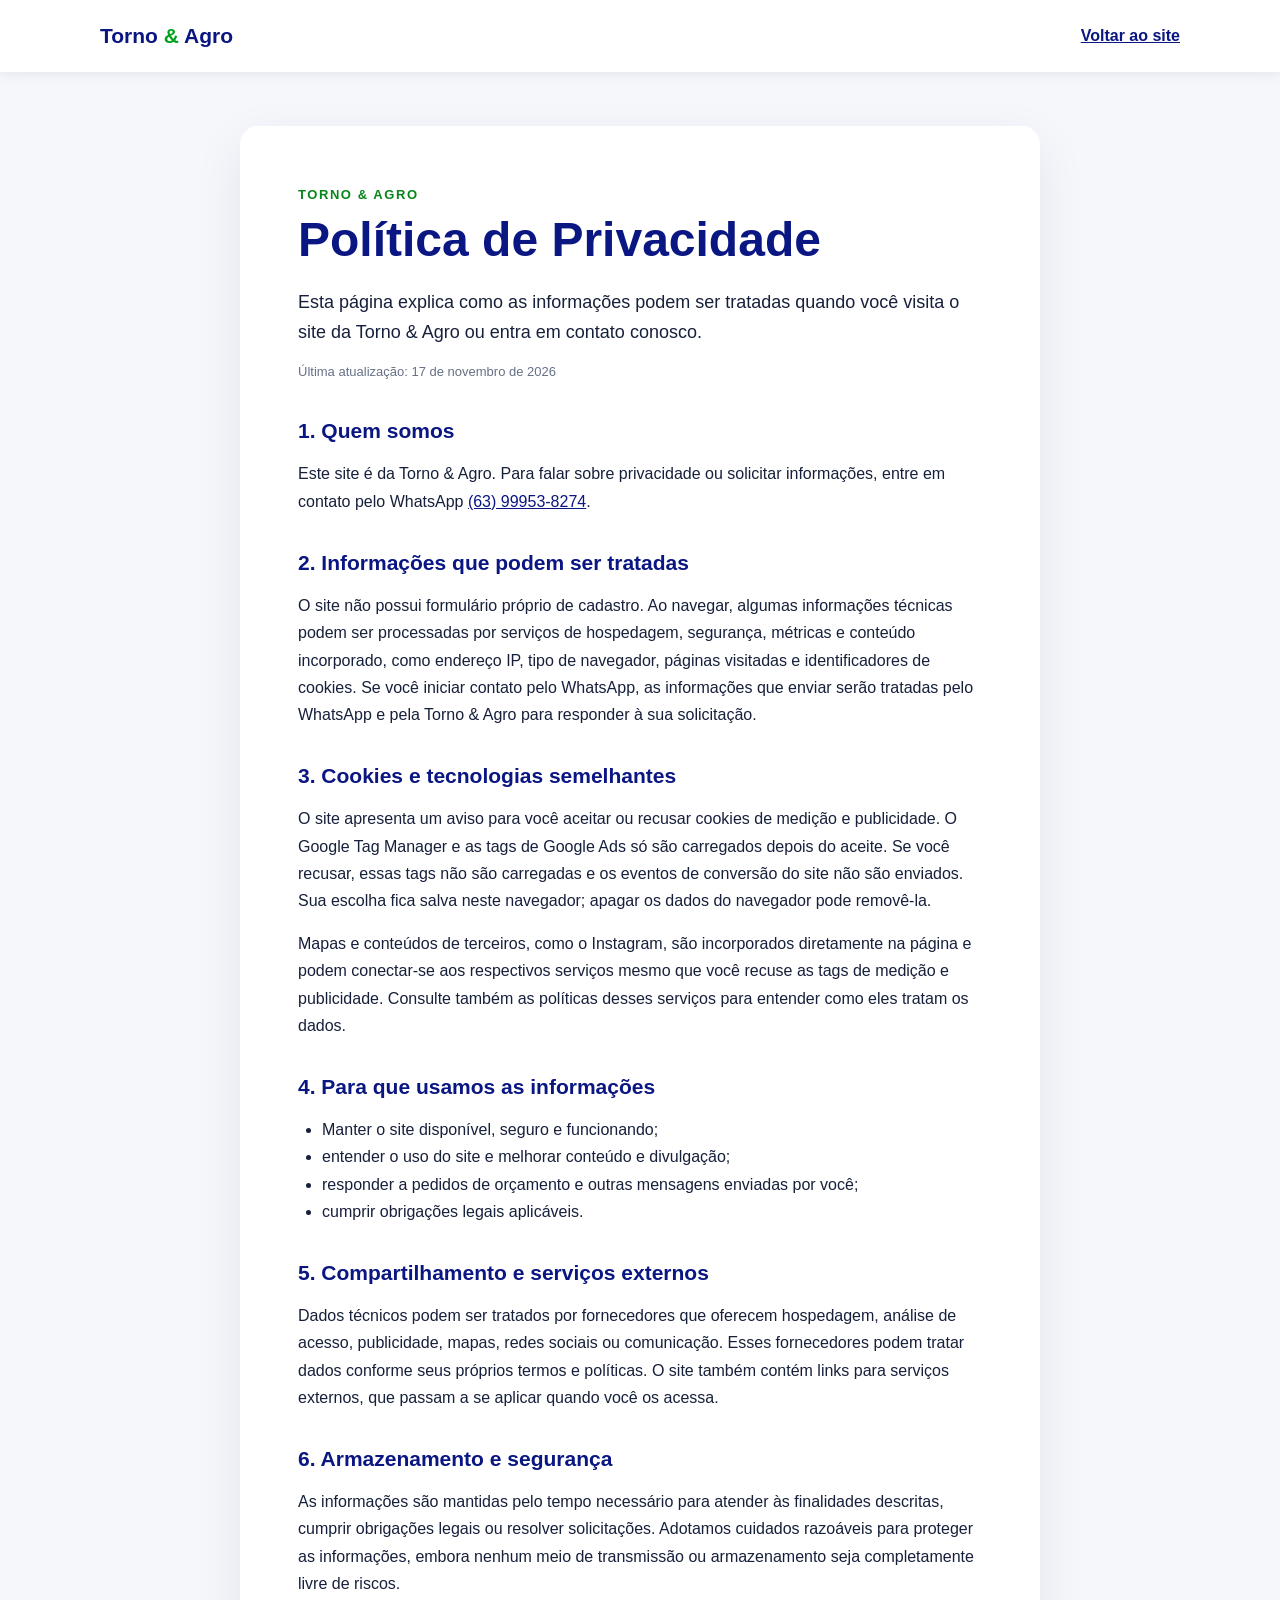
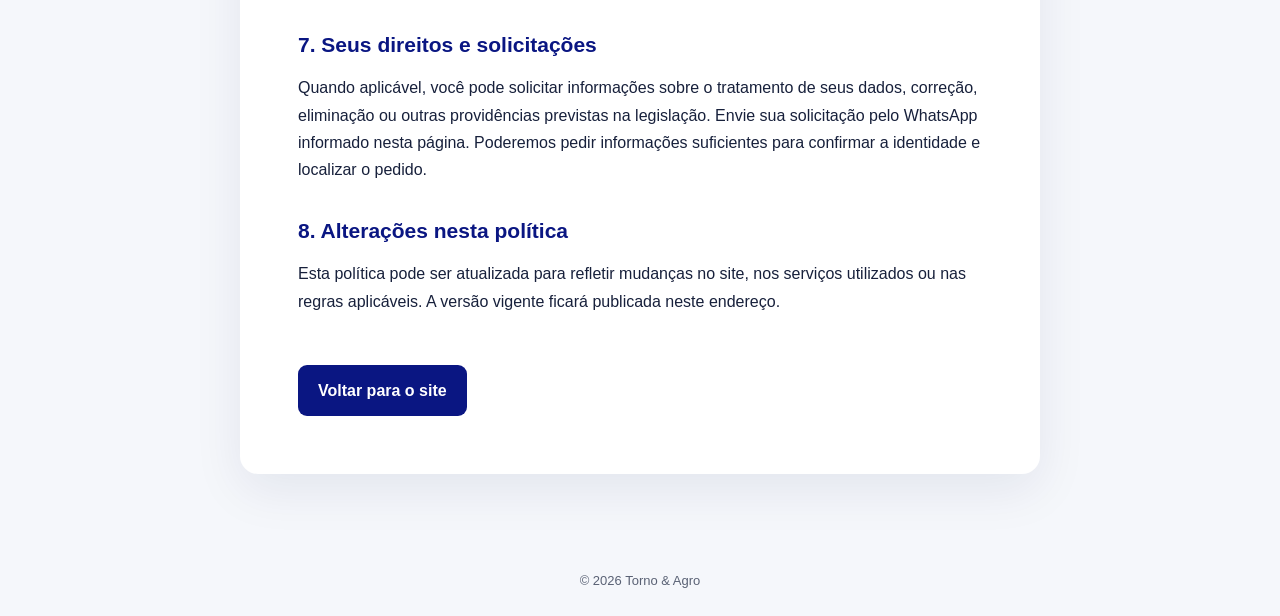
<file: politicadeprivacidade/index.html>
<!doctype html>
<html lang="pt-BR">
<head>
  <meta charset="UTF-8" />
  <meta name="viewport" content="width=device-width, initial-scale=1" />
  <meta name="color-scheme" content="light" />
  <meta name="description" content="Política de Privacidade da Torno & Agro." />
  <title>Política de Privacidade | Torno & Agro</title>
  <link rel="stylesheet" href="style.css" />
</head>
<body>
  <header class="page-header"><a href="/" aria-label="Voltar ao site Torno & Agro">Torno <span>&amp;</span> Agro</a><a class="back-link" href="/">Voltar ao site</a></header>
  <main>
    <article class="policy">
      <p class="eyebrow">Torno &amp; Agro</p>
      <h1>Política de Privacidade</h1>
      <p class="intro">Esta página explica como as informações podem ser tratadas quando você visita o site da Torno &amp; Agro ou entra em contato conosco.</p>
      <p class="updated">Última atualização: 17 de novembro de 2026</p>

      <h2>1. Quem somos</h2>
      <p>Este site é da Torno &amp; Agro. Para falar sobre privacidade ou solicitar informações, entre em contato pelo WhatsApp <a href="https://wa.me/5563999538274">(63) 99953-8274</a>.</p>

      <h2>2. Informações que podem ser tratadas</h2>
      <p>O site não possui formulário próprio de cadastro. Ao navegar, algumas informações técnicas podem ser processadas por serviços de hospedagem, segurança, métricas e conteúdo incorporado, como endereço IP, tipo de navegador, páginas visitadas e identificadores de cookies. Se você iniciar contato pelo WhatsApp, as informações que enviar serão tratadas pelo WhatsApp e pela Torno &amp; Agro para responder à sua solicitação.</p>

      <h2>3. Cookies e tecnologias semelhantes</h2>
      <p>O site apresenta um aviso para você aceitar ou recusar cookies de medição e publicidade. O Google Tag Manager e as tags de Google Ads só são carregados depois do aceite. Se você recusar, essas tags não são carregadas e os eventos de conversão do site não são enviados. Sua escolha fica salva neste navegador; apagar os dados do navegador pode removê-la.</p>
      <p>Mapas e conteúdos de terceiros, como o Instagram, são incorporados diretamente na página e podem conectar-se aos respectivos serviços mesmo que você recuse as tags de medição e publicidade. Consulte também as políticas desses serviços para entender como eles tratam os dados.</p>

      <h2>4. Para que usamos as informações</h2>
      <ul>
        <li>Manter o site disponível, seguro e funcionando;</li>
        <li>entender o uso do site e melhorar conteúdo e divulgação;</li>
        <li>responder a pedidos de orçamento e outras mensagens enviadas por você;</li>
        <li>cumprir obrigações legais aplicáveis.</li>
      </ul>

      <h2>5. Compartilhamento e serviços externos</h2>
      <p>Dados técnicos podem ser tratados por fornecedores que oferecem hospedagem, análise de acesso, publicidade, mapas, redes sociais ou comunicação. Esses fornecedores podem tratar dados conforme seus próprios termos e políticas. O site também contém links para serviços externos, que passam a se aplicar quando você os acessa.</p>

      <h2>6. Armazenamento e segurança</h2>
      <p>As informações são mantidas pelo tempo necessário para atender às finalidades descritas, cumprir obrigações legais ou resolver solicitações. Adotamos cuidados razoáveis para proteger as informações, embora nenhum meio de transmissão ou armazenamento seja completamente livre de riscos.</p>

      <h2>7. Seus direitos e solicitações</h2>
      <p>Quando aplicável, você pode solicitar informações sobre o tratamento de seus dados, correção, eliminação ou outras providências previstas na legislação. Envie sua solicitação pelo WhatsApp informado nesta página. Poderemos pedir informações suficientes para confirmar a identidade e localizar o pedido.</p>

      <h2>8. Alterações nesta política</h2>
      <p>Esta política pode ser atualizada para refletir mudanças no site, nos serviços utilizados ou nas regras aplicáveis. A versão vigente ficará publicada neste endereço.</p>

      <a class="return-button" href="/">Voltar para o site</a>
    </article>
  </main>
  <footer>© 2026 Torno &amp; Agro</footer>
  <script src="script.js"></script>
</body>
</html>
</file>
<file: politicadeprivacidade/style.css>
:root { color-scheme: light; font-family: Arial, sans-serif; color: #17203b; background: #f5f7fb; }
* { box-sizing: border-box; }
html { color-scheme: light; }
body { margin: 0; background: #f5f7fb; color: #17203b; line-height: 1.7; }
a { color: #0a1682; }
.page-header { min-height: 72px; padding: 14px max(22px, calc((100vw - 1080px)/2)); display: flex; align-items: center; justify-content: space-between; gap: 20px; background: #fff; box-shadow: 0 2px 12px rgba(12,24,76,.08); }
.page-header > a:first-child { color: #0a1682; font-size: 21px; font-weight: 800; text-decoration: none; }
.page-header > a:first-child span { color: #00a21d; }
.back-link { font-weight: 700; }
main { padding: 54px 20px 72px; }
.policy { width: min(100%, 800px); margin: 0 auto; padding: clamp(24px, 6vw, 58px); border-radius: 18px; background: #fff; box-shadow: 0 16px 50px rgba(12,24,76,.08); }
.eyebrow { margin: 0 0 8px; color: #07851a; font-size: 13px; font-weight: 800; letter-spacing: .12em; text-transform: uppercase; }
h1 { margin: 0; color: #0a1682; font-size: clamp(32px, 6vw, 48px); line-height: 1.1; }
.intro { margin: 20px 0 8px; font-size: 18px; }
.updated { color: #667085; font-size: 13px; }
h2 { margin: 34px 0 8px; color: #0a1682; font-size: 21px; line-height: 1.3; }
p, li { font-size: 16px; }
ul { padding-left: 24px; }
.return-button { display: inline-flex; margin-top: 34px; padding: 12px 20px; border-radius: 9px; background: #0a1682; color: #fff; font-weight: 700; text-decoration: none; }
footer { padding: 24px; color: #596174; text-align: center; font-size: 13px; }
@media (max-width: 520px) { .page-header { padding-inline: 18px; } main { padding: 22px 12px 42px; } .policy { padding: 26px 21px; border-radius: 13px; } p, li { font-size: 15px; } }
</file>
